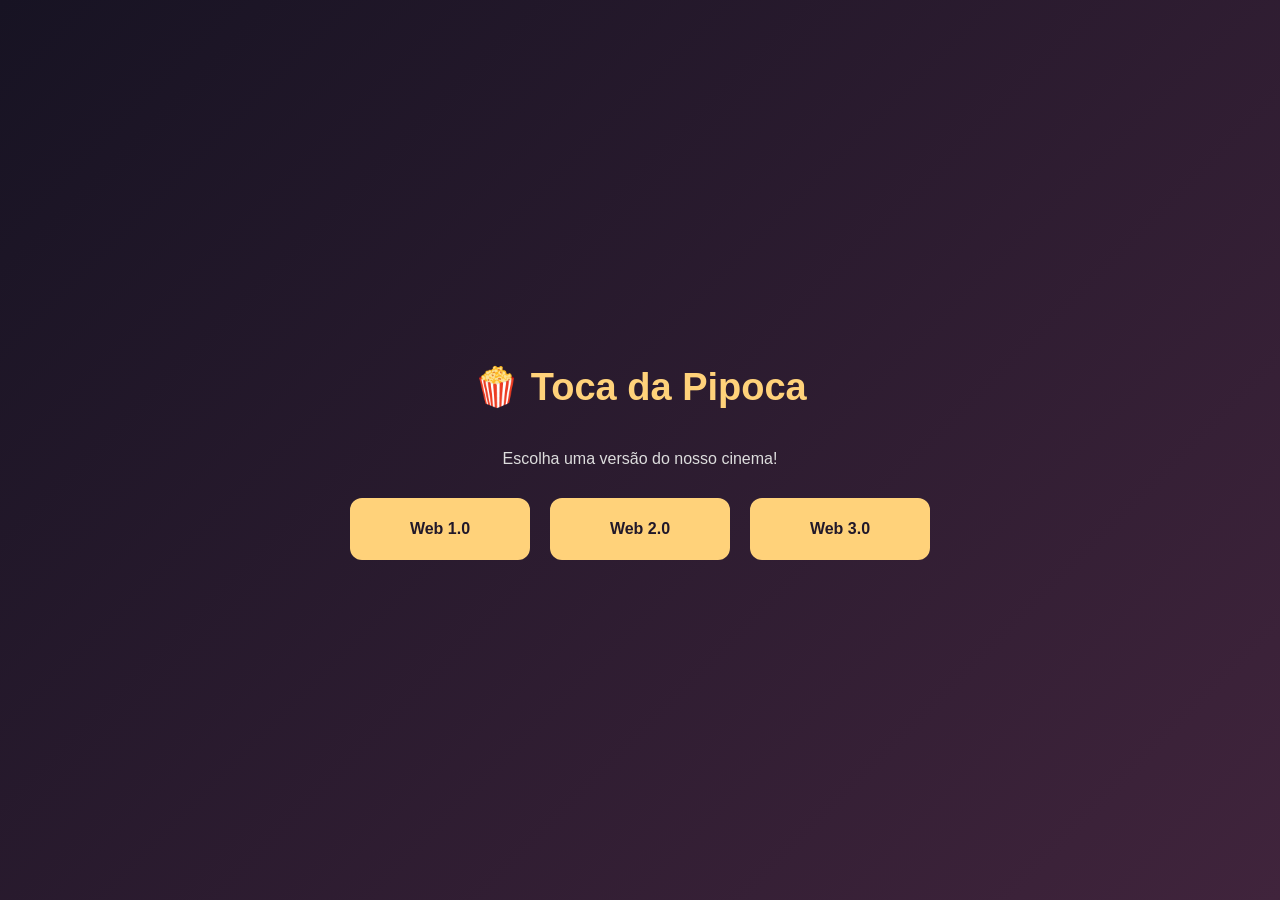
<file: index.html>
<!DOCTYPE html>
<html lang="pt-br">
<head>
    <meta charset="UTF-8">
    <meta name="viewport" content="width=device-width, initial-scale=1.0">
    <title>Toca da Pipoca</title>
    <style>
        * {
            box-sizing: border-box;
        }

        body {
            margin: 0;
            padding: 40px 20px;
            min-height: 100vh;
            display: flex;
            flex-direction: column;
            align-items: center;
            justify-content: center;
            font-family: Arial, sans-serif;
            color: #fff;
            text-align: center;
            background: linear-gradient(135deg, #171323, #40243c);
        }

        h1 {
            color: #ffd27a;
            font-size: 38px;
        }

        p {
            color: #ddd;
            margin-bottom: 30px;
        }

        .versoes {
            display: flex;
            flex-wrap: wrap;
            justify-content: center;
            gap: 20px;
        }

        a {
            display: block;
            padding: 22px 30px;
            min-width: 180px;
            color: #21182a;
            background: #ffd27a;
            border-radius: 12px;
            text-decoration: none;
            font-weight: bold;
            transition: 0.3s;
        }

        a:hover {
            transform: translateY(-5px);
            background: #fff0c9;
        }
    </style>
</head>
<body>

    <h1>🍿 Toca da Pipoca</h1>
    <p>Escolha uma versão do nosso cinema!</p>

    <div class="versoes">
        <a href="Web%201.0/index.html">Web 1.0</a>
        <a href="Web%202.0/index.html">Web 2.0</a>
        <a href="Web%203.0/index.html">Web 3.0</a>
    </div>

</body>
</html>
</file>
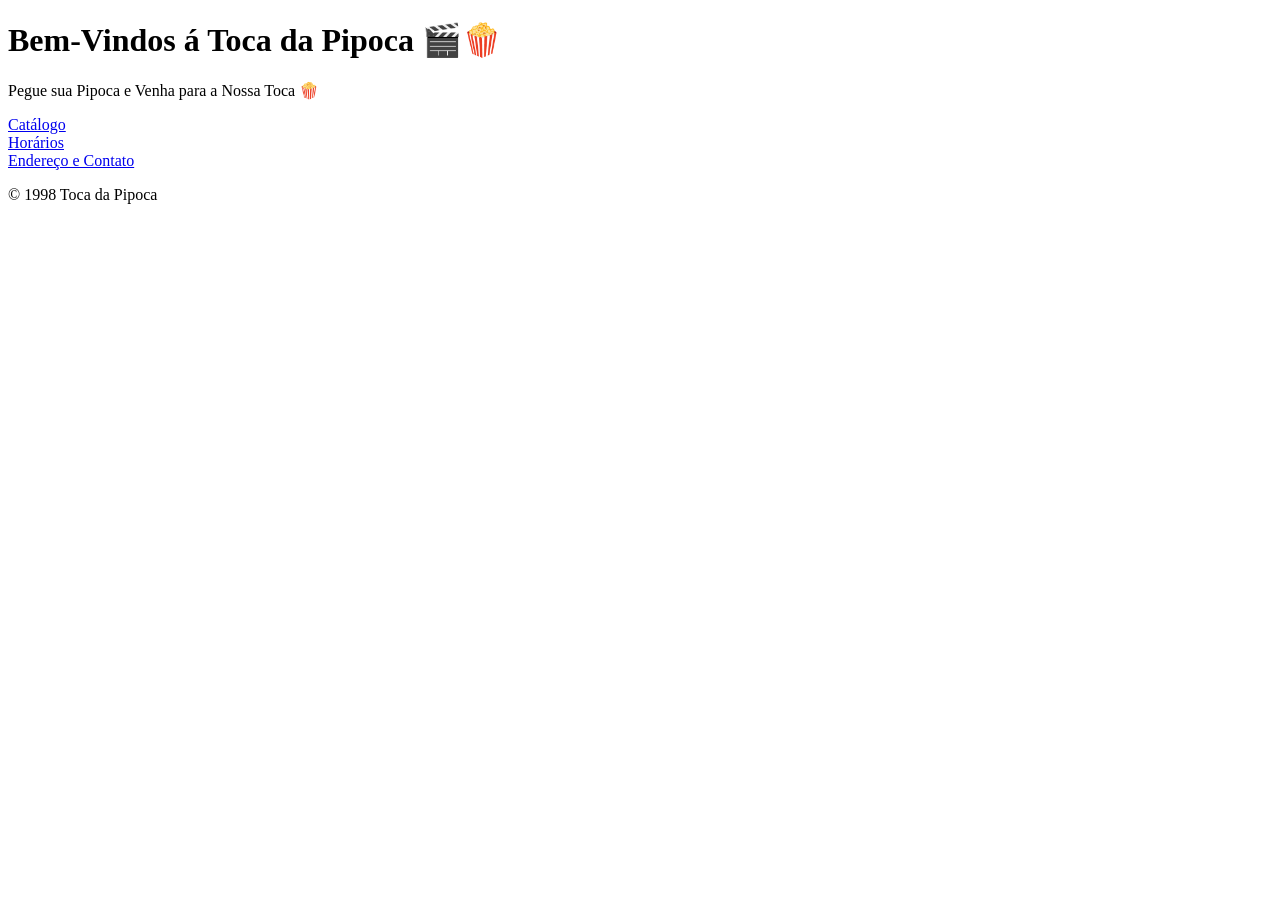
<file: Web 1.0/index.html>
<!DOCTYPE html>
<html lang="pt.br">
<head>
    <meta charset="UTF-8">
    <meta name="viewport" content="width=device-width, initial-scale=1.0">
    <title>Cinema Web 1.0</title>
</head>
<body>
    <h1>Bem-Vindos á Toca da Pipoca 🎬🍿</h1>
    <p>Pegue sua Pipoca e Venha para a Nossa Toca 🍿</p>
    <a href="catalogo.html">Catálogo</a><br>
    <a href="horarios.html">Horários</a><br>
    <a href="contato.html">Endereço e Contato</a><br>

    <footer>
        <p>&copy; 1998 Toca da Pipoca</p>
    </footer>
    
    
</body>
</html>
</file>
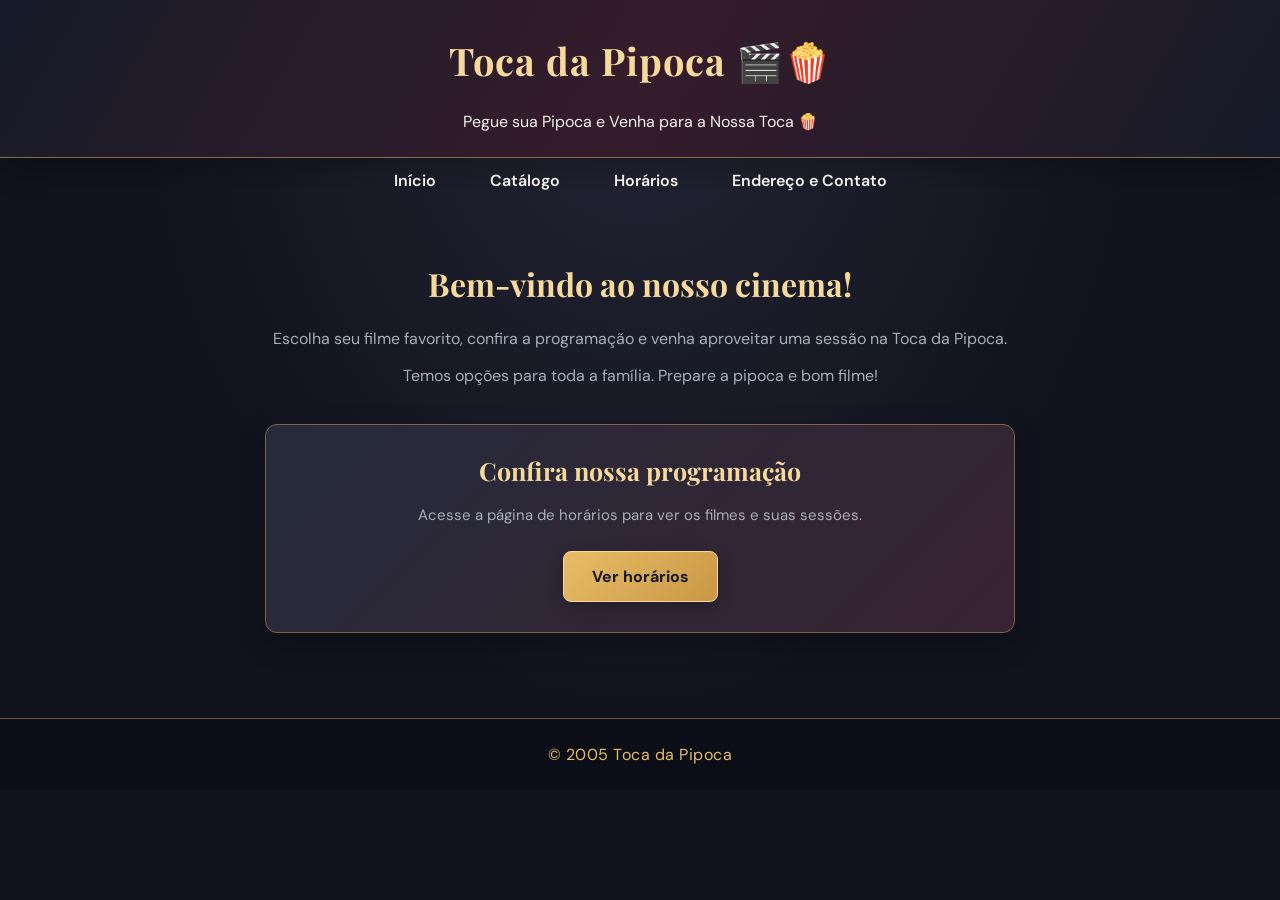
<file: Web 2.0/index.html>
<!DOCTYPE html>
<html lang="pt-br">
<head>
    <meta charset="UTF-8">
    <meta name="viewport" content="width=device-width, initial-scale=1.0">
    <title>Toca da Pipoca - Início</title>
    <link rel="stylesheet" href="style.css">
</head>
<body>
    <header>
        <h1>Toca da Pipoca 🎬🍿</h1>
        <p>Pegue sua Pipoca e Venha para a Nossa Toca 🍿</p>
    </header>

    <nav>
        <a href="index.html">Início</a>
        <a href="catalogo.html">Catálogo</a>
        <a href="horarios.html">Horários</a>
        <a href="contato.html">Endereço e Contato</a>
    </nav>

    <main>
        <h2>Bem-vindo ao nosso cinema!</h2>
        <p>Escolha seu filme favorito, confira a programação e venha aproveitar uma sessão na Toca da Pipoca.</p>
        <p>Temos opções para toda a família. Prepare a pipoca e bom filme!</p>

        <div class="destaque">
            <h3>Confira nossa programação</h3>
            <p>Acesse a página de horários para ver os filmes e suas sessões.</p>
            <a class="botao-horarios" href="horarios.html">Ver horários</a>
        </div>
    </main>

    <footer>
        <p>&copy; 2005 Toca da Pipoca</p>
    </footer>
</body>
</html>
</file>
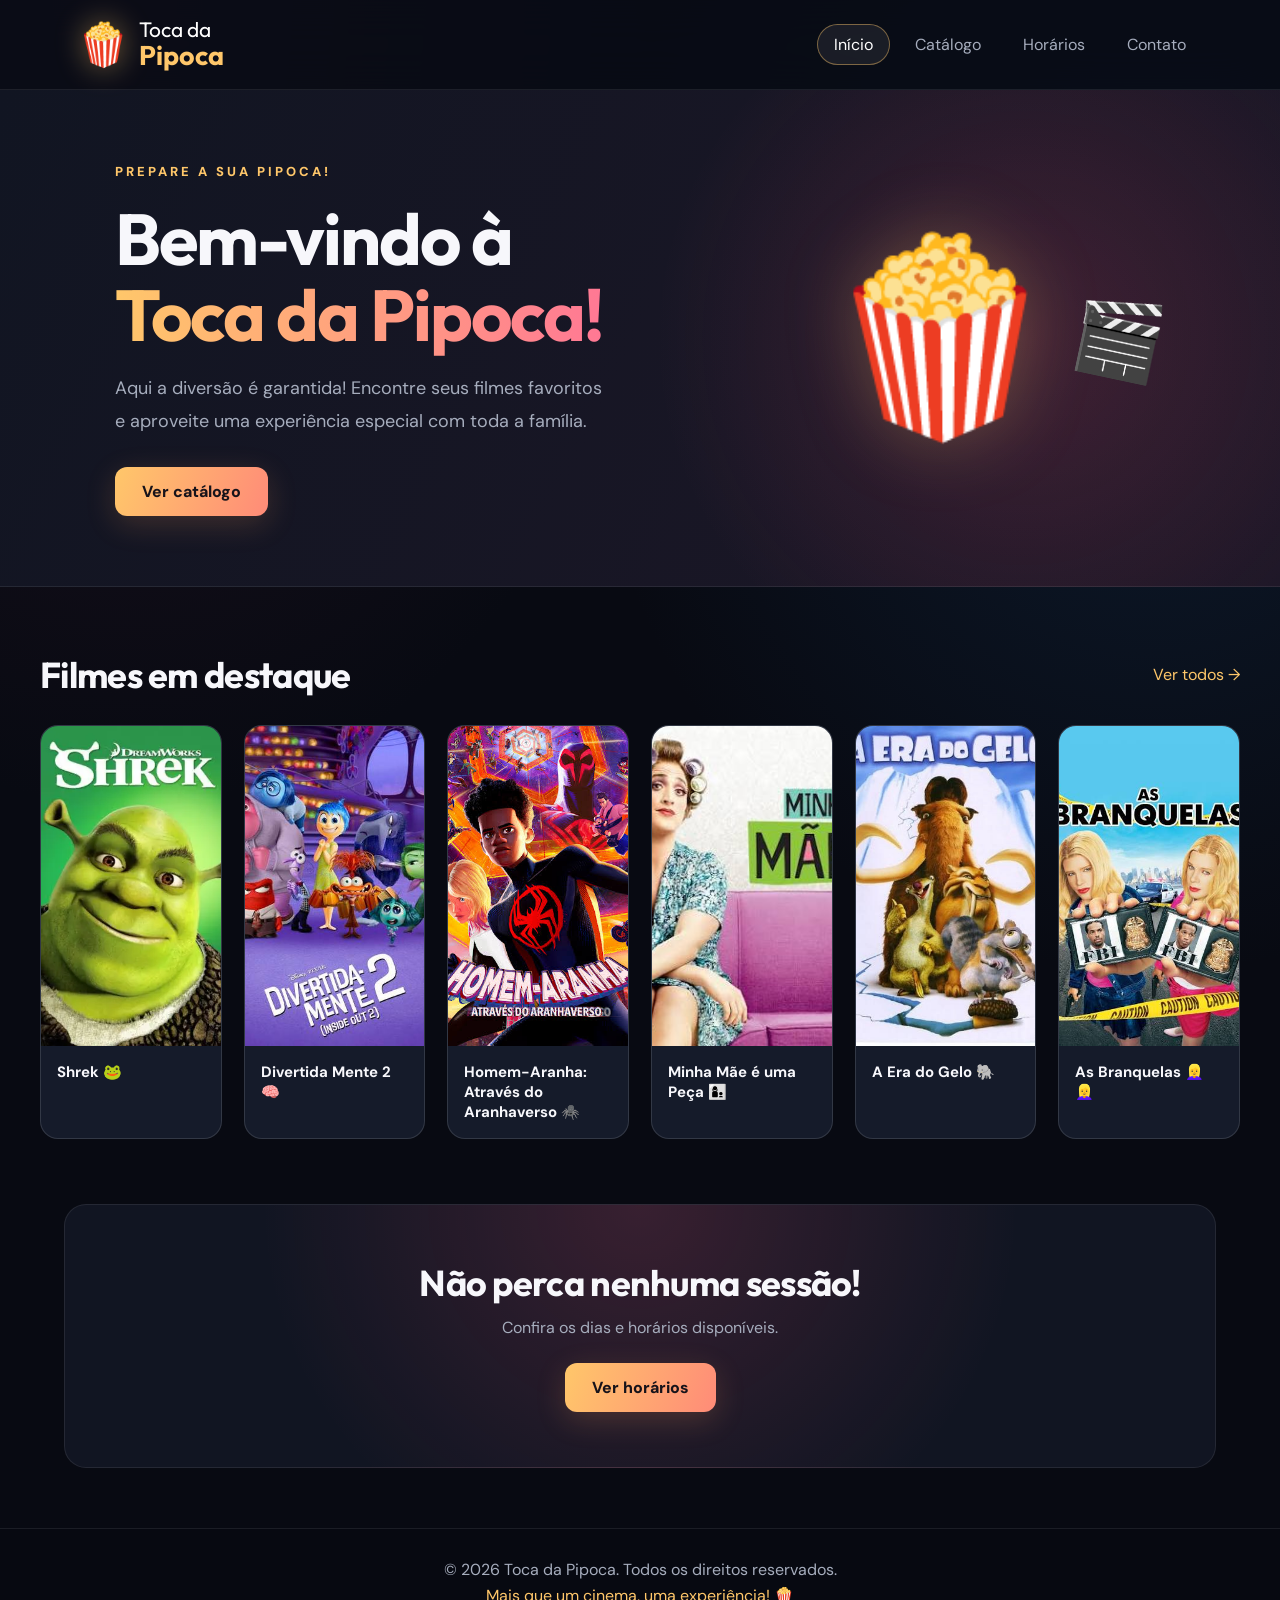
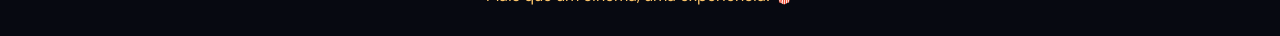
<file: Web 3.0/index.html>
<!DOCTYPE html>
<html lang="pt-br">
<head>
    <meta charset="UTF-8">
    <meta name="viewport" content="width=device-width, initial-scale=1.0">
    <title>Toca da Pipoca - Início</title>
    <link rel="stylesheet" href="style.css">
</head>

<body>

    <!-- cabeçalho e identidade do cinema -->
    <header class="cabecalho">
        <a href="index.html" class="logo">
            <span class="icone-logo">🍿</span>
            <span class="nome-logo">Toca da <strong>Pipoca</strong></span>
        </a>

        <nav class="menu">
            <a href="index.html" class="ativo">Início</a>
            <a href="catalogo.html">Catálogo</a>
            <a href="horarios.html">Horários</a>
            <a href="contato.html">Contato</a>
        </nav>
    </header>

    <main>

        <!-- apresentação principal -->
        <section class="banner">
            <div class="banner-conteudo">
                <span class="subtitulo">Prepare a sua pipoca!</span>

                <h1>Bem-vindo à<br>
                    <span>Toca da Pipoca!</span>
                </h1>

                <p>
                    Aqui a diversão é garantida!
                    Encontre seus filmes favoritos e aproveite
                    uma experiência especial com toda a família.
                </p>

                <a href="catalogo.html" class="botao-principal">
                    Ver catálogo
                </a>
            </div>

            <div class="banner-imagem">
                <span class="pipoca-grande">🍿</span>
                <span class="claquete">🎬</span>
            </div>
        </section>

        <!-- filmes em destaque -->
        <section class="destaques">
            <div class="titulo-secao">
                <h2>Filmes em destaque</h2>
                <a href="catalogo.html">Ver todos →</a>
            </div>

            <div class="filmes-destaque">

                <article class="filme-card">
                    <img src="imagens/shrek.jpg" alt="Cartaz de Shrek">
                    <h3>Shrek 🐸</h3>
                </article>

                <article class="filme-card">
                    <img src="imagens/divertida-mente-2.jpg" alt="Cartaz de Divertida Mente 2">
                    <h3>Divertida Mente 2 🧠</h3>
                </article>

                <article class="filme-card">
                    <img src="imagens/aranhaverso.jpg" alt="Cartaz de Homem-Aranha: Através do Aranhaverso">
                    <h3>Homem-Aranha: Através do Aranhaverso 🕷️</h3>
                </article>

                <article class="filme-card">
                    <img src="imagens/minha-mae-e-uma-peca.jpg" alt="Cartaz de Minha Mãe é uma Peça">
                    <h3>Minha Mãe é uma Peça 👩‍👦</h3>
                </article>

                <article class="filme-card">
                    <img src="imagens/eradogelo.jpg" alt="Cartaz de A Era do Gelo">
                    <h3>A Era do Gelo 🐘</h3>
                </article>

                <article class="filme-card">
                    <img src="imagens/as-branquelas.jpg" alt="Cartaz de As Branquelas">
                    <h3>As Branquelas 👱‍♀️👱‍♀️</h3>
                </article>

            </div>
        </section>

        <!-- acesso rápido à programação -->
        <section class="chamada-horarios">
            <h2>Não perca nenhuma sessão!</h2>
            <p>Confira os dias e horários disponíveis.</p>
            <a href="horarios.html" class="botao-principal">Ver horários</a>
        </section>

    </main>

    <footer>
        <p>&copy; 2026 Toca da Pipoca. Todos os direitos reservados.</p>
        <p>Mais que um cinema, uma experiência! 🍿</p>
    </footer>

    <script src="script.js"></script>
</body>
</html>
</file>
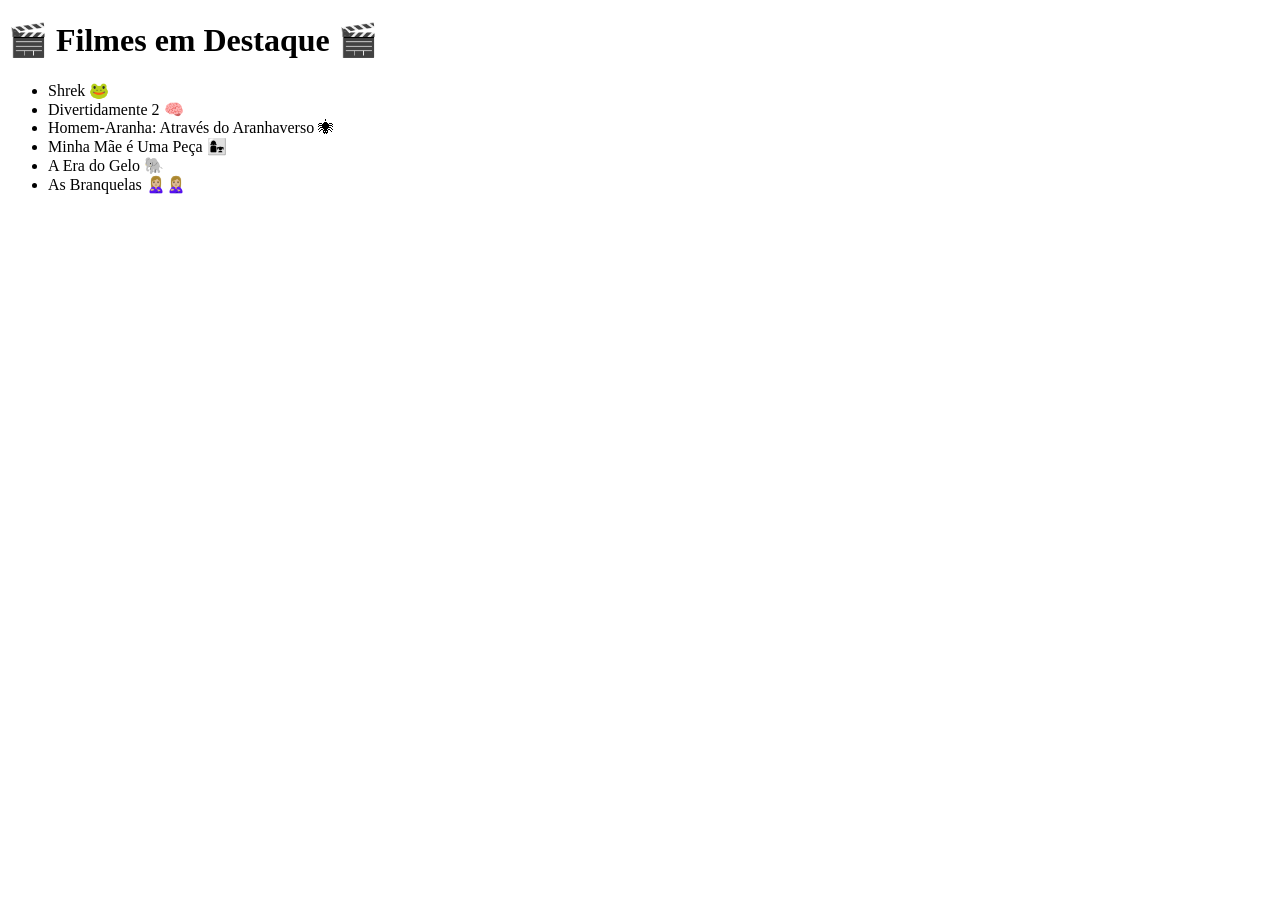
<file: Web 1.0/catalogo.html>
<!DOCTYPE html>
<html lang="pt.br">
<head>
    <meta charset="UTF-8">
    <meta name="viewport" content="width=device-width, initial-scale=1.0">
    <title>Catálogo Toca da Pipoca</title>
</head>
<body>
    <h1>🎬 Filmes em Destaque 🎬</h1>
    <ul>
        <li>Shrek 🐸</li>
        <li>Divertidamente 2 🧠</li>
        <li>Homem-Aranha: Através do Aranhaverso 🕷</li>
        <li>Minha Mãe é Uma Peça 👩‍👧</li>
        <li>A Era do Gelo 🐘</li>
        <li>As Branquelas 🙎🏼‍♀️🙎🏼‍♀️</li>
    </ul>
</body>
</html>
</file>
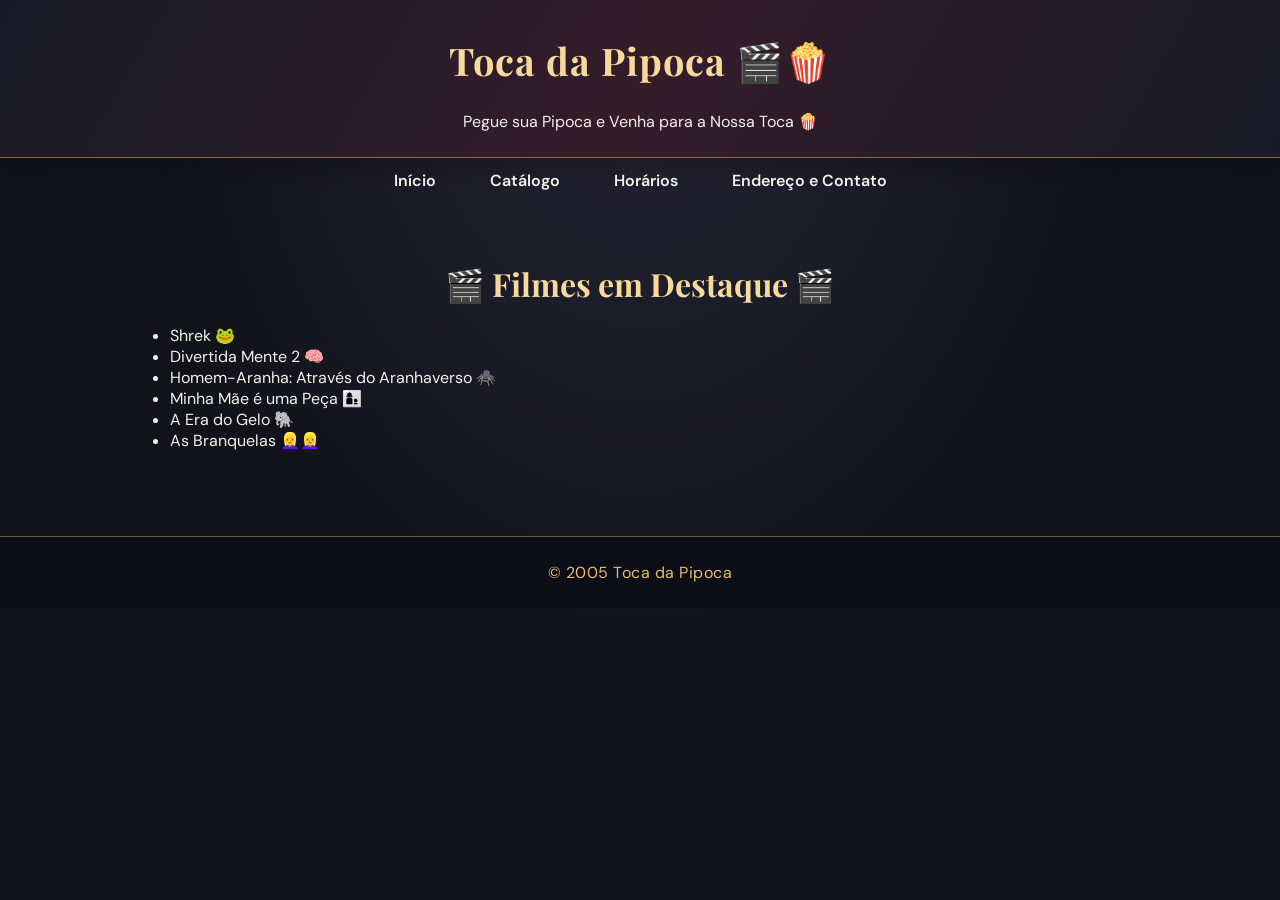
<file: Web 2.0/catalogo.html>
<!DOCTYPE html>
<html lang="pt-br">
<head>
    <meta charset="UTF-8">
    <meta name="viewport" content="width=device-width, initial-scale=1.0">
    <title>Toca da Pipoca - Catálogo</title>
    <link rel="stylesheet" href="style.css">
</head>
<body>
    <header>
        <h1>Toca da Pipoca 🎬🍿</h1>
        <p>Pegue sua Pipoca e Venha para a Nossa Toca 🍿</p>
    </header>

    <nav>
        <a href="index.html">Início</a>
        <a href="catalogo.html">Catálogo</a>
        <a href="horarios.html">Horários</a>
        <a href="contato.html">Endereço e Contato</a>
    </nav>

    <main>
        <h2>🎬 Filmes em Destaque 🎬</h2>

        <ul class="filmes">
            <li>Shrek 🐸</li>
            <li>Divertida Mente 2 🧠</li>
            <li>Homem-Aranha: Através do Aranhaverso 🕷️</li>
            <li>Minha Mãe é uma Peça 👩‍👦</li>
            <li>A Era do Gelo 🐘</li>
            <li>As Branquelas 👱‍♀️👱‍♀️</li>
        </ul>
    </main>

    <footer>
        <p>&copy; 2005 Toca da Pipoca</p>
    </footer>
</body>
</html>
</file>
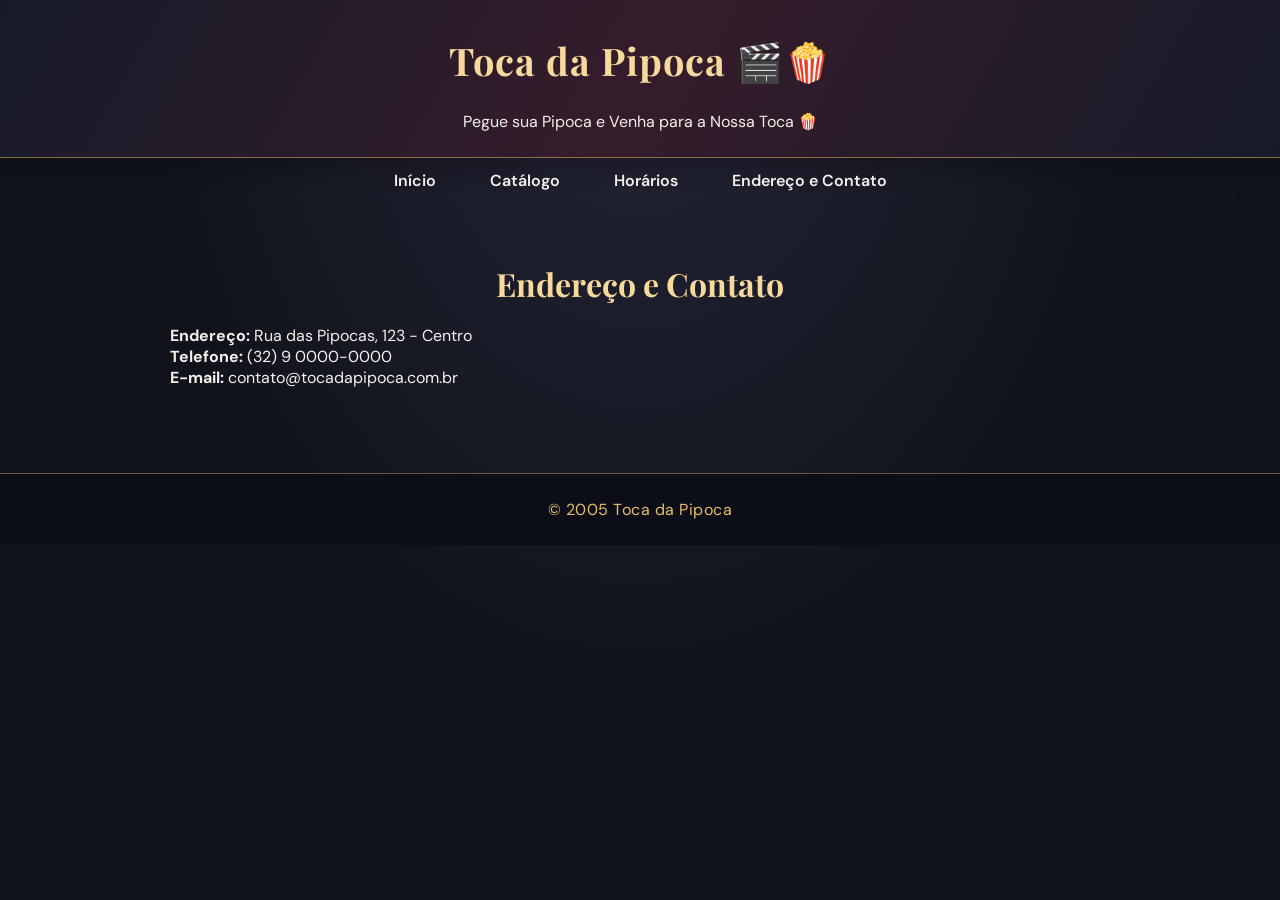
<file: Web 2.0/contato.html>
<!DOCTYPE html>
<html lang="pt-br">
<head>
    <meta charset="UTF-8">
    <meta name="viewport" content="width=device-width, initial-scale=1.0">
    <title>Toca da Pipoca - Endereço e Contato</title>
    <link rel="stylesheet" href="style.css">
</head>
<body>
    <header>
        <h1>Toca da Pipoca 🎬🍿</h1>
        <p>Pegue sua Pipoca e Venha para a Nossa Toca 🍿</p>
    </header>

    <nav>
        <a href="index.html">Início</a>
        <a href="catalogo.html">Catálogo</a>
        <a href="horarios.html">Horários</a>
        <a href="contato.html">Endereço e Contato</a>
    </nav>

    <main>
        <h2>Endereço e Contato</h2>

        <div class="contato">
            <p><strong>Endereço:</strong> Rua das Pipocas, 123 - Centro</p>
            <p><strong>Telefone:</strong> (32) 9 0000-0000</p>
            <p><strong>E-mail:</strong> contato@tocadapipoca.com.br</p>
        </div>
    </main>

    <footer>
        <p>&copy; 2005 Toca da Pipoca</p>
    </footer>
</body>
</html>
</file>
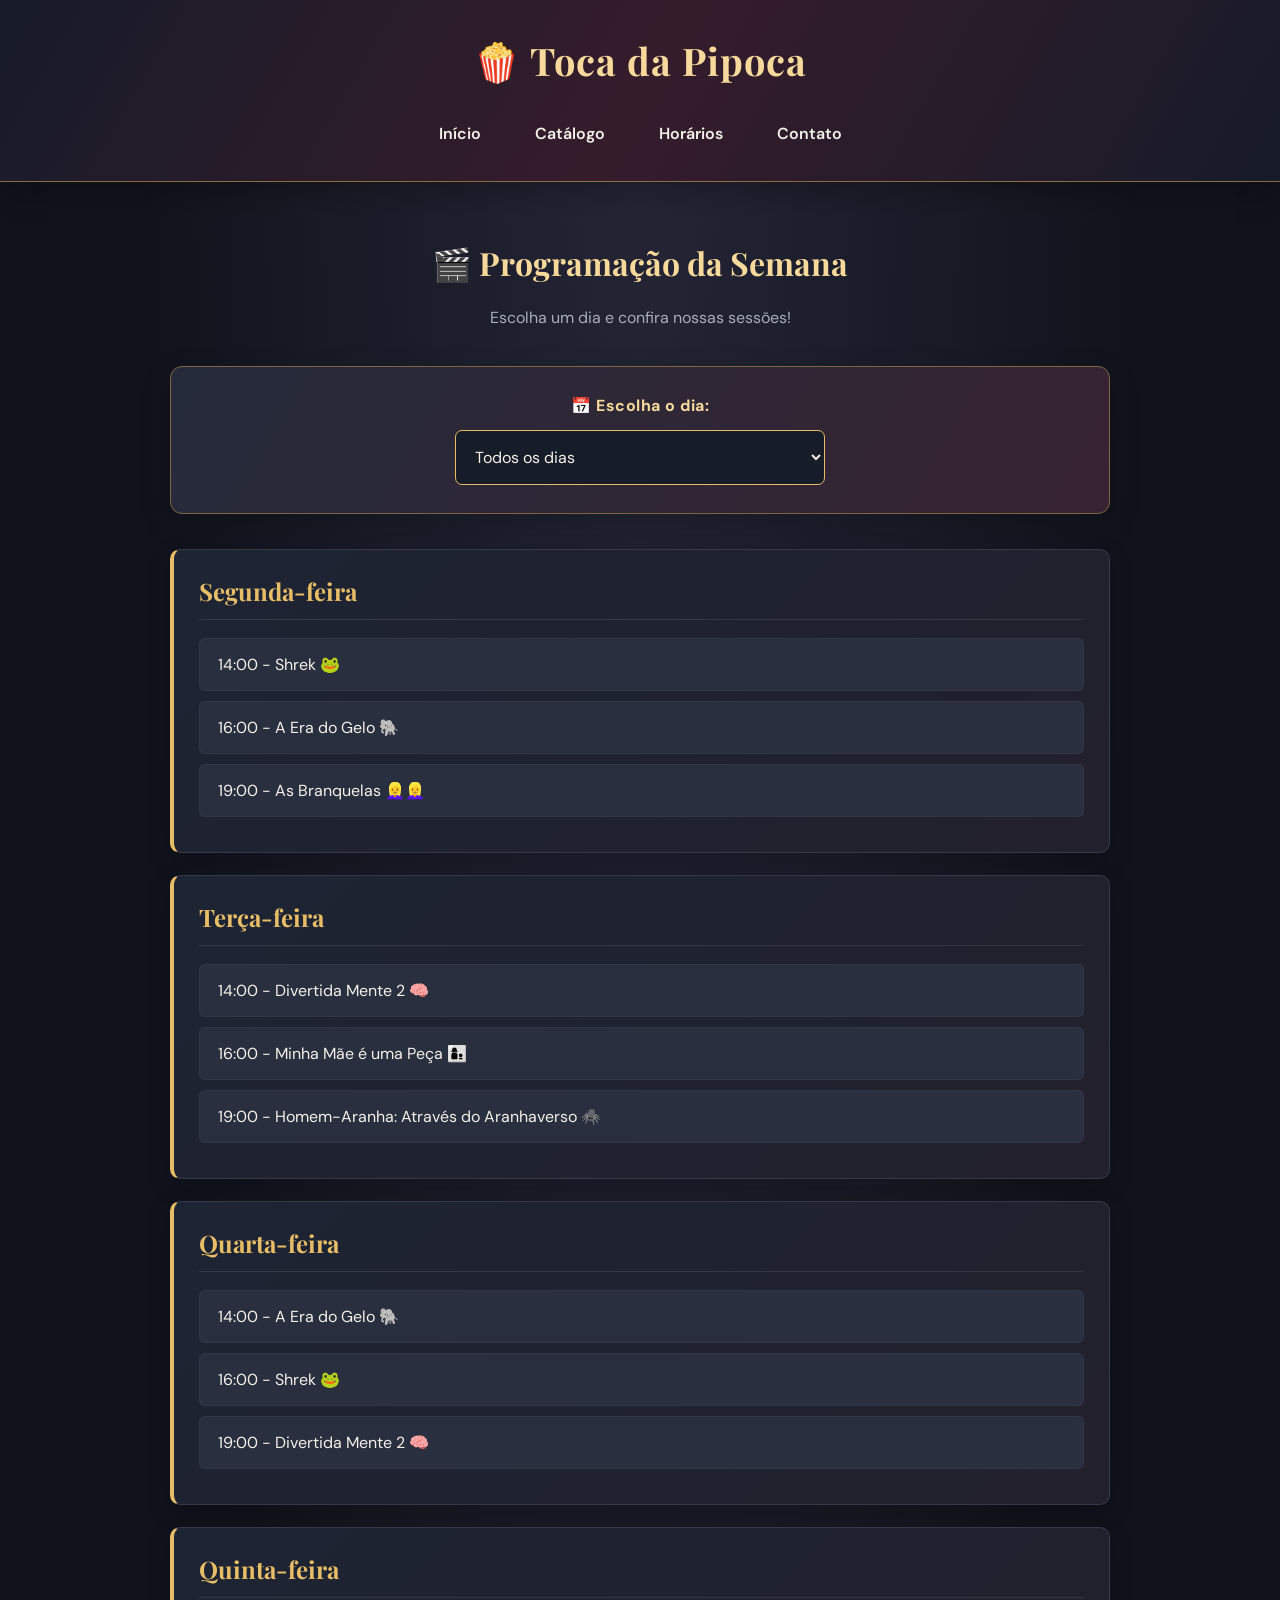
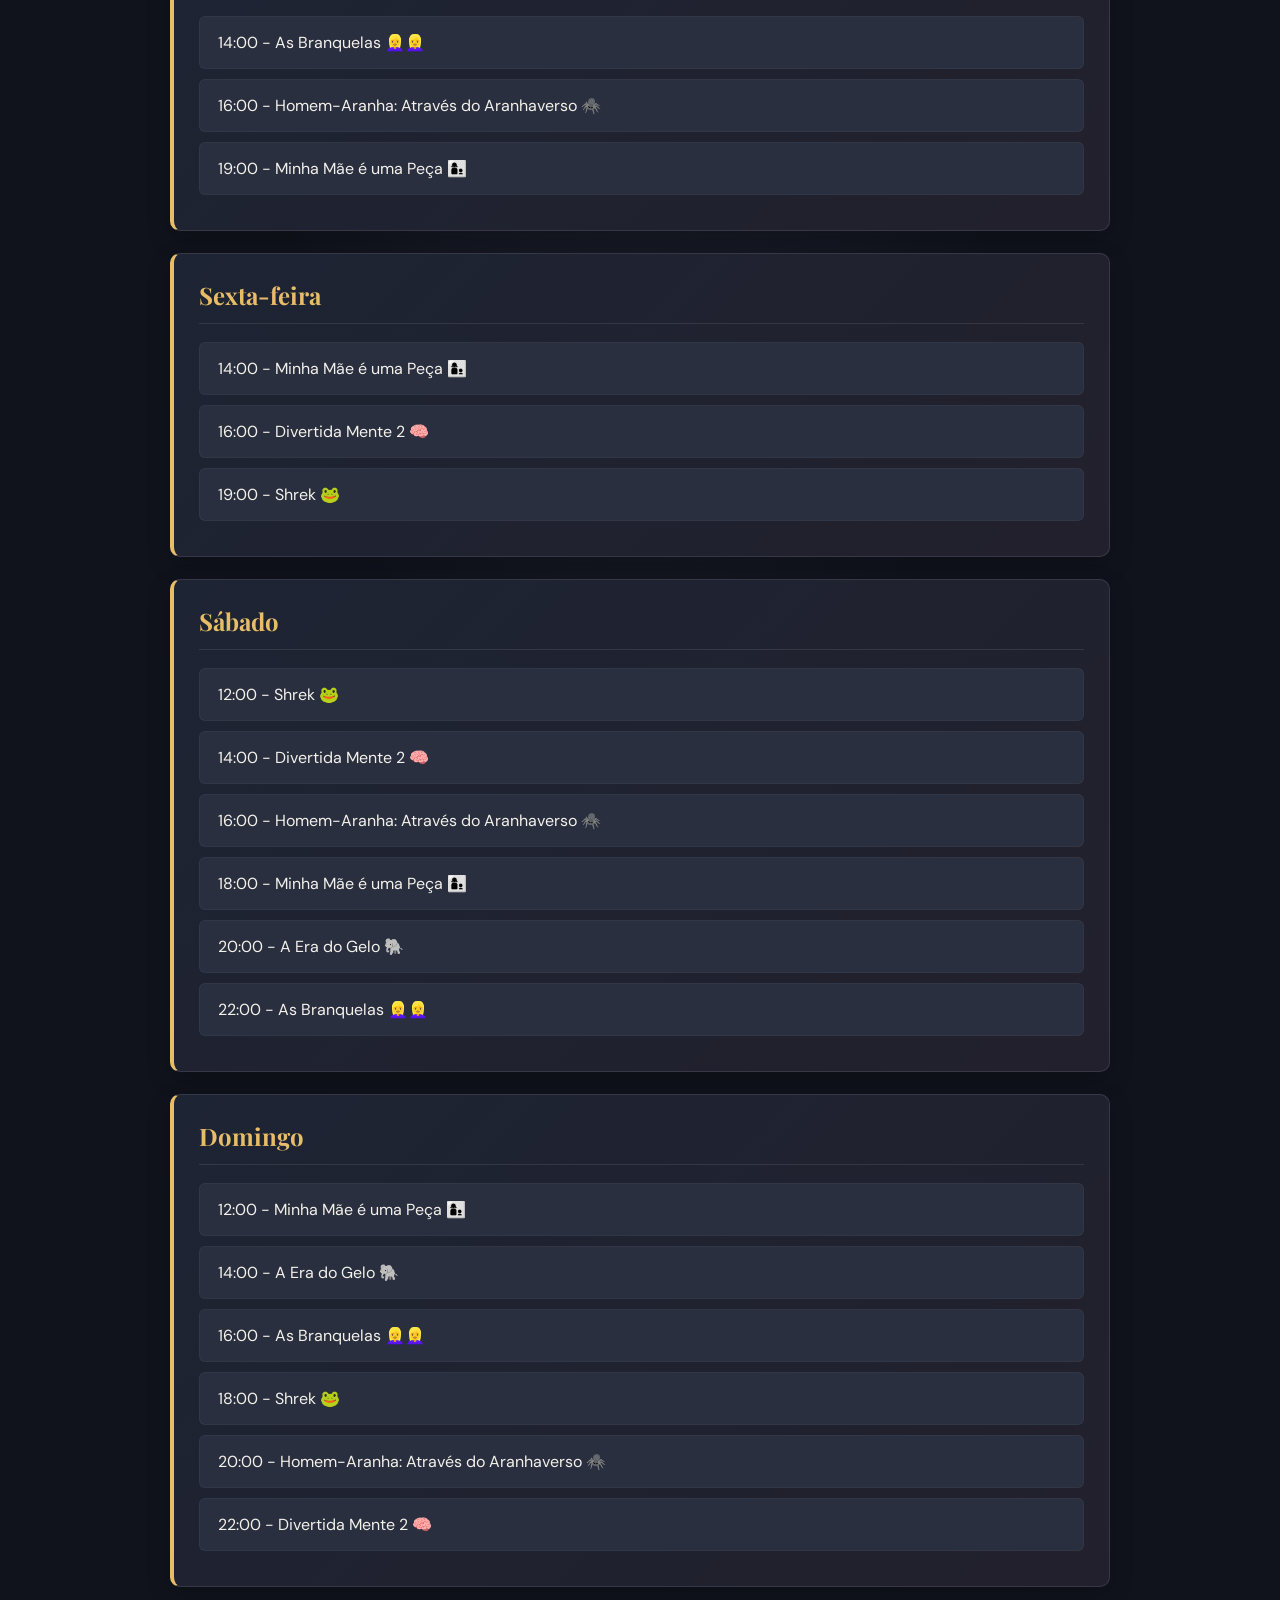
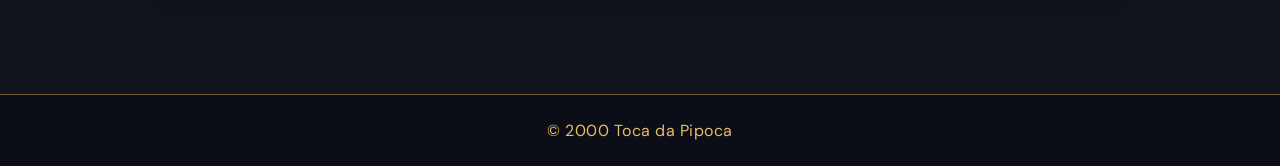
<file: Web 2.0/horarios.html>
<!DOCTYPE html>
<html lang="pt-br">
<head>
    <meta charset="UTF-8">
    <meta name="viewport" content="width=device-width, initial-scale=1.0">
    <title>Horários - Toca da Pipoca</title>
    <link rel="stylesheet" href="style.css">
</head>
<body>

    <header>
        <h1>🍿 Toca da Pipoca</h1>
        <nav>
            <a href="index.html">Início</a>
            <a href="catalogo.html">Catálogo</a>
            <a href="horarios.html">Horários</a>
            <a href="contato.html">Contato</a>
        </nav>
    </header>

    <main class="horarios-container">
        <h2>🎬 Programação da Semana</h2>
        <p>Escolha um dia e confira nossas sessões!</p>

        <div class="filtro">
            <label for="dia">📅 Escolha o dia:</label>

            <select id="dia" onchange="filtrarDia()">
                <option value="todos">Todos os dias</option>
                <option value="segunda">Segunda-feira</option>
                <option value="terca">Terça-feira</option>
                <option value="quarta">Quarta-feira</option>
                <option value="quinta">Quinta-feira</option>
                <option value="sexta">Sexta-feira</option>
                <option value="sabado">Sábado</option>
                <option value="domingo">Domingo</option>
            </select>
        </div>

        <div id="programacao">

            <section class="dia" data-dia="segunda">
                <h3>Segunda-feira</h3>
                <p>14:00 - Shrek 🐸</p>
                <p>16:00 - A Era do Gelo 🐘</p>
                <p>19:00 - As Branquelas 👱‍♀️👱‍♀️</p>
            </section>

            <section class="dia" data-dia="terca">
                <h3>Terça-feira</h3>
                <p>14:00 - Divertida Mente 2 🧠</p>
                <p>16:00 - Minha Mãe é uma Peça 👩‍👦</p>
                <p>19:00 - Homem-Aranha: Através do Aranhaverso 🕷️</p>
            </section>

            <section class="dia" data-dia="quarta">
                <h3>Quarta-feira</h3>
                <p>14:00 - A Era do Gelo 🐘</p>
                <p>16:00 - Shrek 🐸</p>
                <p>19:00 - Divertida Mente 2 🧠</p>
            </section>

            <section class="dia" data-dia="quinta">
                <h3>Quinta-feira</h3>
                <p>14:00 - As Branquelas 👱‍♀️👱‍♀️</p>
                <p>16:00 - Homem-Aranha: Através do Aranhaverso 🕷️</p>
                <p>19:00 - Minha Mãe é uma Peça 👩‍👦</p>
            </section>

            <section class="dia" data-dia="sexta">
                <h3>Sexta-feira</h3>
                <p>14:00 - Minha Mãe é uma Peça 👩‍👦</p>
                <p>16:00 - Divertida Mente 2 🧠</p>
                <p>19:00 - Shrek 🐸</p>
            </section>

            <section class="dia" data-dia="sabado">
                <h3>Sábado</h3>
                <p>12:00 - Shrek 🐸</p>
                <p>14:00 - Divertida Mente 2 🧠</p>
                <p>16:00 - Homem-Aranha: Através do Aranhaverso 🕷️</p>
                <p>18:00 - Minha Mãe é uma Peça 👩‍👦</p>
                <p>20:00 - A Era do Gelo 🐘</p>
                <p>22:00 - As Branquelas 👱‍♀️👱‍♀️</p>
            </section>

            <section class="dia" data-dia="domingo">
                <h3>Domingo</h3>
                <p>12:00 - Minha Mãe é uma Peça 👩‍👦</p>
                <p>14:00 - A Era do Gelo 🐘</p>
                <p>16:00 - As Branquelas 👱‍♀️👱‍♀️</p>
                <p>18:00 - Shrek 🐸</p>
                <p>20:00 - Homem-Aranha: Através do Aranhaverso 🕷️</p>
                <p>22:00 - Divertida Mente 2 🧠</p>
            </section>

        </div>
    </main>

    <footer>
        <p>&copy; 2000 Toca da Pipoca</p>
    </footer>

    <script>
        function filtrarDia() {
            const diaEscolhido = document.getElementById("dia").value;
            const dias = document.querySelectorAll(".dia");

            dias.forEach(function(dia) {
                if (diaEscolhido === "todos" || dia.dataset.dia === diaEscolhido) {
                    dia.style.display = "block";
                } else {
                    dia.style.display = "none";
                }
            });
        }
    </script>

</body>
</html>
</file>
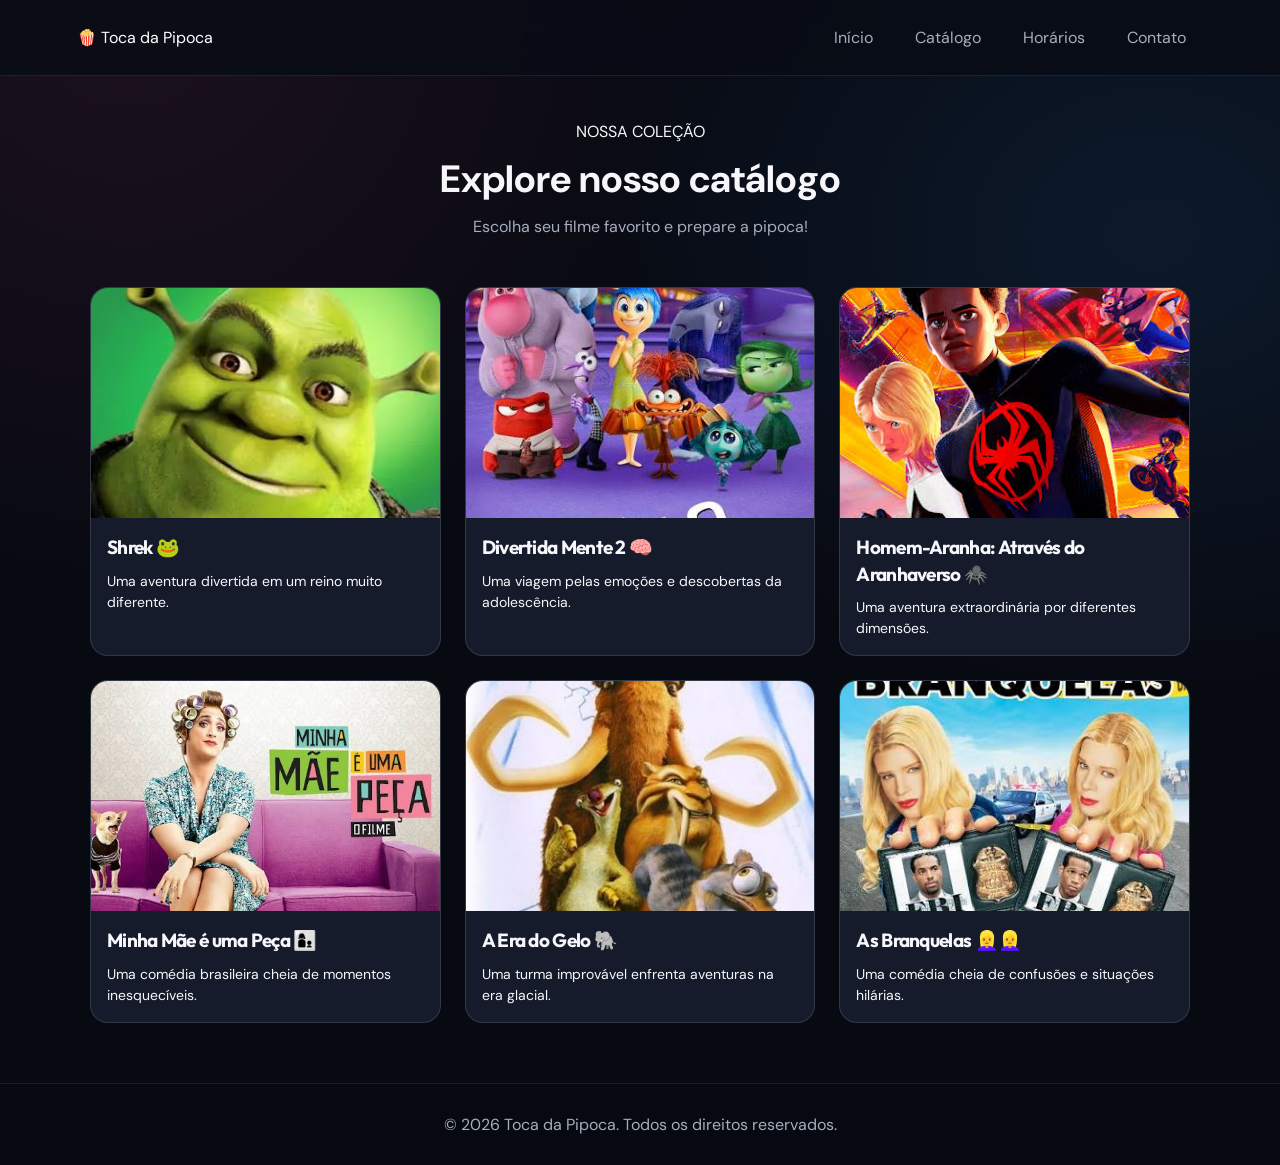
<file: Web 3.0/catalogo.html>
<!DOCTYPE html>
<html lang="pt-br">
<head>
    <meta charset="UTF-8">
    <meta name="viewport" content="width=device-width, initial-scale=1.0">
    <title>Catálogo | Toca da Pipoca</title>
    <link rel="stylesheet" href="style.css">
</head>

<body>

    <header class="cabecalho">
        <a href="index.html" class="logo">
            🍿 Toca da Pipoca
        </a>

        <nav class="menu">
            <a href="index.html">Início</a>
            <a href="catalogo.html">Catálogo</a>
            <a href="horarios.html">Horários</a>
            <a href="contato.html">Contato</a>
        </nav>
    </header>

    <main>
        <section class="programacao-topo">
            <span class="etiqueta">NOSSA COLEÇÃO</span>
            <h1>Explore nosso catálogo</h1>
            <p>Escolha seu filme favorito e prepare a pipoca!</p>
        </section>

        <section class="lista-filmes">

            <article class="filme-card">
                <img src="imagens/shrek.jpg" alt="Cartaz de Shrek">
                <div class="filme-info">
                    <h2>Shrek 🐸</h2>
                    <p>Uma aventura divertida em um reino muito diferente.</p>
                </div>
            </article>

            <article class="filme-card">
                <img src="imagens/divertida-mente-2.jpg" alt="Cartaz de Divertida Mente 2">
                <div class="filme-info">
                    <h2>Divertida Mente 2 🧠</h2>
                    <p>Uma viagem pelas emoções e descobertas da adolescência.</p>
                </div>
            </article>

            <article class="filme-card">
                <img src="imagens/aranhaverso.jpg" alt="Cartaz de Homem-Aranha: Através do Aranhaverso">
                <div class="filme-info">
                    <h2>Homem-Aranha: Através do Aranhaverso 🕷️</h2>
                    <p>Uma aventura extraordinária por diferentes dimensões.</p>
                </div>
            </article>

            <article class="filme-card">
                <img src="imagens/minha-mae-e-uma-peca.jpg" alt="Cartaz de Minha Mãe é uma Peça">
                <div class="filme-info">
                    <h2>Minha Mãe é uma Peça 👩‍👦</h2>
                    <p>Uma comédia brasileira cheia de momentos inesquecíveis.</p>
                </div>
            </article>

            <article class="filme-card">
                <img src="imagens/eradogelo.jpg" alt="Cartaz de A Era do Gelo">
                <div class="filme-info">
                    <h2>A Era do Gelo 🐘</h2>
                    <p>Uma turma improvável enfrenta aventuras na era glacial.</p>
                </div>
            </article>

            <article class="filme-card">
                <img src="imagens/as-branquelas.jpg" alt="Cartaz de As Branquelas">
                <div class="filme-info">
                    <h2>As Branquelas 👱‍♀️👱‍♀️</h2>
                    <p>Uma comédia cheia de confusões e situações hilárias.</p>
                </div>
            </article>

        </section>
    </main>

    <footer class="rodape">
        <p>© 2026 Toca da Pipoca. Todos os direitos reservados.</p>
    </footer>

    <script src="script.js"></script>
</body>
</html>
</file>
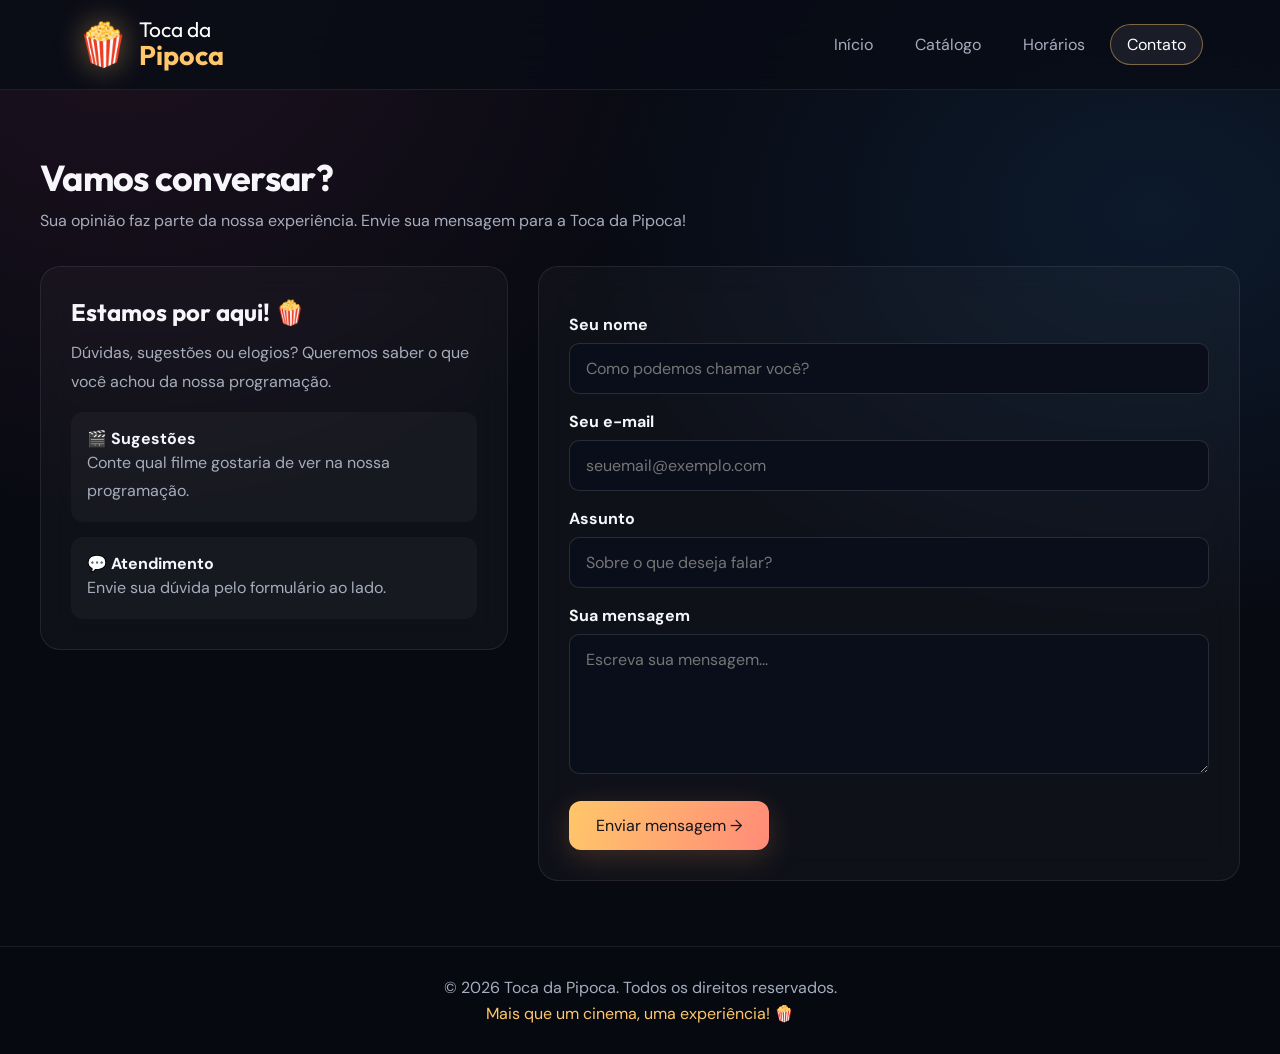
<file: Web 3.0/contato.html>
<!DOCTYPE html>
<html lang="pt-br">
<head>
    <meta charset="UTF-8">
    <meta name="viewport" content="width=device-width, initial-scale=1.0">
    <title>Contato - Toca da Pipoca</title>
    <link rel="stylesheet" href="style.css">
</head>

<body>

    <header class="cabecalho">
        <a href="index.html" class="logo">
            <span class="icone-logo">🍿</span>
            <span class="nome-logo">Toca da <strong>Pipoca</strong></span>
        </a>

        <nav class="menu">
            <a href="index.html">Início</a>
            <a href="catalogo.html">Catálogo</a>
            <a href="horarios.html">Horários</a>
            <a href="contato.html" class="ativo">Contato</a>
        </nav>
    </header>

    <main class="conteudo-pagina">

        <h2>Vamos conversar?</h2>
        <p class="introducao">
            Sua opinião faz parte da nossa experiência.
            Envie sua mensagem para a Toca da Pipoca!
        </p>

        <div class="contato-layout">

            <section class="contato-info">
                <h3>Estamos por aqui! 🍿</h3>
                <p>
                    Dúvidas, sugestões ou elogios?
                    Queremos saber o que você achou da nossa programação.
                </p>

                <div class="contato-detalhe">
                    <strong>🎬 Sugestões</strong>
                    <p>Conte qual filme gostaria de ver na nossa programação.</p>
                </div>

                <div class="contato-detalhe">
                    <strong>💬 Atendimento</strong>
                    <p>Envie sua dúvida pelo formulário ao lado.</p>
                </div>
            </section>

            <!-- formulário de contato -->
            <form class="formulario" id="formulario-contato">

                <label for="nome">Seu nome</label>
                <input type="text" id="nome" name="nome" placeholder="Como podemos chamar você?" required>

                <label for="email">Seu e-mail</label>
                <input type="email" id="email" name="email" placeholder="seuemail@exemplo.com" required>

                <label for="assunto">Assunto</label>
                <input type="text" id="assunto" name="assunto" placeholder="Sobre o que deseja falar?" required>

                <label for="mensagem">Sua mensagem</label>
                <textarea id="mensagem" name="mensagem" placeholder="Escreva sua mensagem..." required></textarea>

                <button type="submit" class="botao-principal" id="botao-enviar">
                    Enviar mensagem →
                </button>

                <div class="retorno-formulario" id="retorno" role="status" aria-live="polite"></div>

            </form>

        </div>

    </main>

    <footer>
        <p>&copy; 2026 Toca da Pipoca. Todos os direitos reservados.</p>
        <p>Mais que um cinema, uma experiência! 🍿</p>
    </footer>

    <script src="script.js"></script>
</body>
</html>
</file>
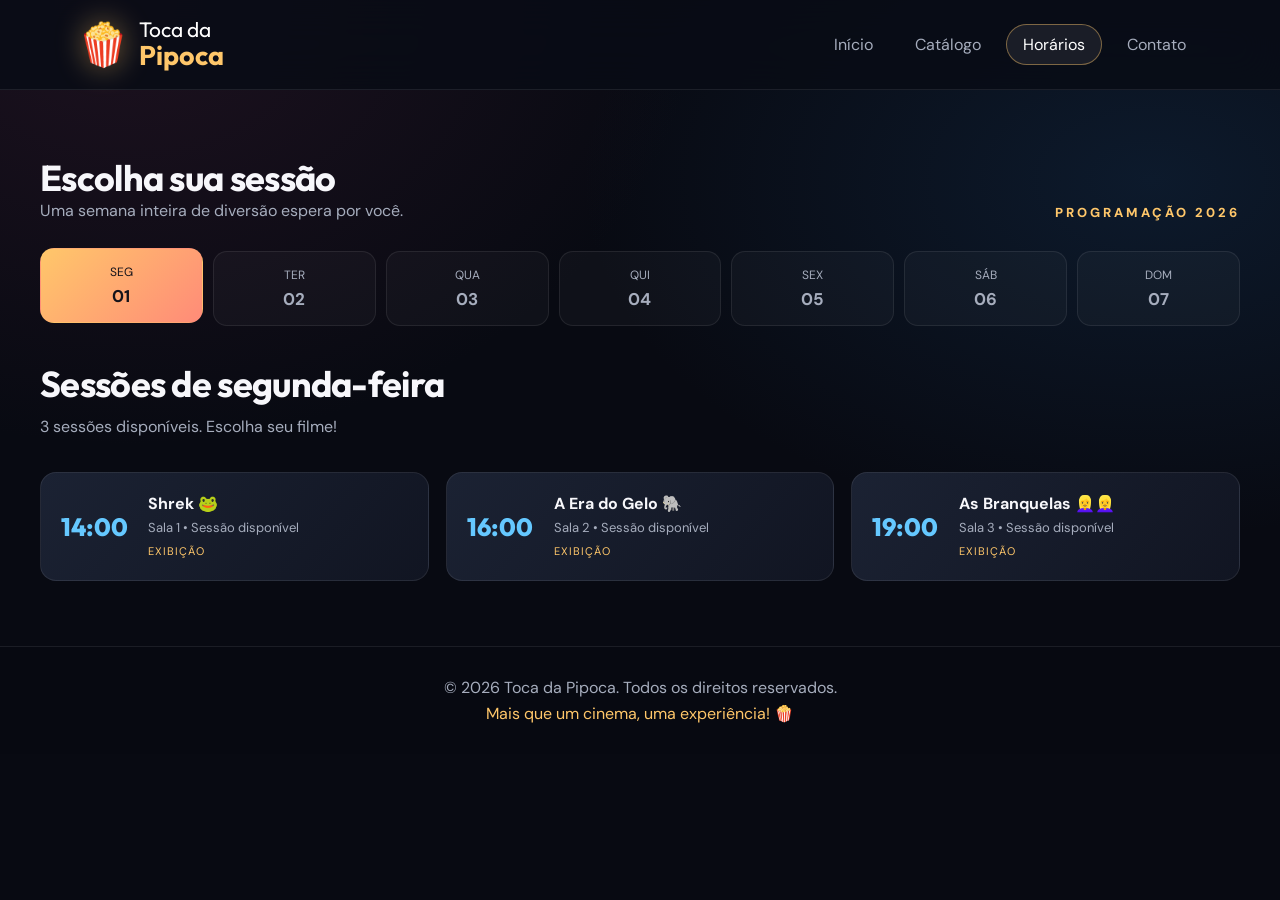
<file: Web 3.0/horarios.html>
<!DOCTYPE html>
<html lang="pt-br">
<head>
    <meta charset="UTF-8">
    <meta name="viewport" content="width=device-width, initial-scale=1.0">
    <title>Programação - Toca da Pipoca</title>
    <link rel="stylesheet" href="style.css">
</head>

<body>

    <header class="cabecalho">
        <a href="index.html" class="logo">
            <span class="icone-logo">🍿</span>
            <span class="nome-logo">Toca da <strong>Pipoca</strong></span>
        </a>

        <nav class="menu">
            <a href="index.html">Início</a>
            <a href="catalogo.html">Catálogo</a>
            <a href="horarios.html" class="ativo">Horários</a>
            <a href="contato.html">Contato</a>
        </nav>
    </header>

    <main class="conteudo-pagina">

        <div class="programacao-topo">
            <div>
                <h2>Escolha sua sessão</h2>
                <p>Uma semana inteira de diversão espera por você.</p>
            </div>
            <span class="subtitulo">Programação 2026</span>
        </div>

        <!-- dias disponíveis para escolher -->
        <div class="seletor-dias" id="seletor-dias">
            <button class="dia-botao selecionado" data-dia="segunda"><span>SEG</span><strong>01</strong></button>
            <button class="dia-botao" data-dia="terca"><span>TER</span><strong>02</strong></button>
            <button class="dia-botao" data-dia="quarta"><span>QUA</span><strong>03</strong></button>
            <button class="dia-botao" data-dia="quinta"><span>QUI</span><strong>04</strong></button>
            <button class="dia-botao" data-dia="sexta"><span>SEX</span><strong>05</strong></button>
            <button class="dia-botao" data-dia="sabado"><span>SÁB</span><strong>06</strong></button>
            <button class="dia-botao" data-dia="domingo"><span>DOM</span><strong>07</strong></button>
        </div>

        <section>
            <h2 id="titulo-dia">Sessões de segunda-feira</h2>
            <p class="introducao" id="descricao-dia">Confira os filmes e escolha seu horário.</p>

            <div class="sessoes" id="lista-sessoes"></div>
        </section>

    </main>

    <footer>
        <p>&copy; 2026 Toca da Pipoca. Todos os direitos reservados.</p>
        <p>Mais que um cinema, uma experiência! 🍿</p>
    </footer>

    <script src="script.js"></script>
</body>
</html>
</file>
<file: Web 2.0/style.css>
@import url('https://fonts.googleapis.com/css2?family=DM+Sans:wght@400;500;600;700&family=Playfair+Display:wght@600;700;800&display=swap');

* {
    margin: 0;
    padding: 0;
    box-sizing: border-box;
}

:root {
    --background: #10131c;
    --surface: #191e2b;
    --surface-light: #242b3b;
    --gold: #e8bd68;
    --gold-light: #f6d99b;
    --wine: #762d42;
    --text: #f4f1eb;
    --muted: #a8adba;
}

body {
    font-family: 'DM Sans', sans-serif;
    background:
        radial-gradient(ellipse at top, #252536 0%, transparent 55%),
        var(--background);
    color: var(--text);
    min-height: 100vh;
}

/* Cabeçario */

header {
    background: linear-gradient(120deg, #171b29, #351c2b, #171b29);
    padding: 35px 20px 25px;
    text-align: center;
    border-bottom: 1px solid #8d6b45;
    box-shadow: 0 8px 30px #00000045;
}

header h1 {
    font-family: 'Playfair Display', serif;
    font-size: 38px;
    color: var(--gold-light);
    letter-spacing: 1px;
    margin-bottom: 25px;
}

/* Menu */

nav {
    display: flex;
    justify-content: center;
    flex-wrap: wrap;
    gap: 12px;
}

nav a {
    color: var(--text);
    text-decoration: none;
    font-weight: 600;
    padding: 11px 20px;
    border: 1px solid transparent;
    border-radius: 6px;
    transition: 0.3s ease;
}

nav a:hover {
    color: var(--gold-light);
    border-color: var(--gold);
    background: #ffffff08;
}

/* Conteúdo */

main {
    max-width: 1050px;
    margin: 55px auto;
    padding: 20px;
}

h2 {
    font-family: 'Playfair Display', serif;
    color: var(--gold-light);
    font-size: 32px;
    text-align: center;
    margin-bottom: 15px;
}

.horarios-container > p {
    text-align: center;
    color: var(--muted);
    margin-bottom: 35px;
}

/* Filtro */

.filtro {
    background: linear-gradient(120deg, #252b3b, #382331);
    border: 1px solid #806342;
    padding: 28px;
    border-radius: 12px;
    text-align: center;
    margin-bottom: 35px;
    box-shadow: 0 10px 30px #00000030;
}

.filtro label {
    display: block;
    margin-bottom: 14px;
    font-weight: 700;
    color: var(--gold-light);
    letter-spacing: 0.5px;
}

.filtro select {
    width: 100%;
    max-width: 370px;
    padding: 15px;
    border: 1px solid var(--gold);
    border-radius: 7px;
    background: #171c29;
    color: var(--text);
    font-size: 16px;
    font-family: inherit;
    cursor: pointer;
    outline: none;
}

.filtro select:focus {
    box-shadow: 0 0 0 3px #e8bd6830;
}

/* Dias */

.dia {
    background: linear-gradient(135deg, #1d2433, #22202c);
    border: 1px solid #373747;
    border-left: 4px solid var(--gold);
    border-radius: 10px;
    padding: 25px;
    margin-bottom: 22px;
    box-shadow: 0 8px 25px #00000030;
    transition: 0.3s ease;
    animation: aparecer 0.35s ease;
}

.dia:hover {
    transform: translateY(-3px);
    border-color: #806342;
    border-left-color: var(--gold-light);
    box-shadow: 0 12px 30px #00000050;
}

.dia h3 {
    font-family: 'Playfair Display', serif;
    color: var(--gold);
    font-size: 24px;
    margin-bottom: 18px;
    padding-bottom: 12px;
    border-bottom: 1px solid #ffffff18;
}

.dia p {
    background: #292f3e;
    border: 1px solid #ffffff0a;
    padding: 15px 18px;
    margin: 10px 0;
    border-radius: 6px;
    color: var(--text);
    transition: 0.25s ease;
}

.dia p:hover {
    background: #382b36;
    border-color: #806342;
    padding-left: 24px;
}

/* Rodapé */

footer {
    background: #0b0e16;
    border-top: 1px solid #72563b;
    text-align: center;
    padding: 25px;
    margin-top: 60px;
    color: var(--gold);
    letter-spacing: 0.5px;
}

/* Animação */

@keyframes aparecer {
    from {
        opacity: 0;
        transform: translateY(10px);
    }

    to {
        opacity: 1;
        transform: translateY(0);
    }
}

/* Celulares */

@media (max-width: 600px) {
    header {
        padding: 25px 12px;
    }

    header h1 {
        font-size: 29px;
    }

    nav {
        gap: 5px;
    }

    nav a {
        padding: 9px 11px;
        font-size: 13px;
    }

    main {
        margin: 30px auto;
        padding: 12px;
    }

    h2 {
        font-size: 27px;
    }

    .dia {
        padding: 18px;
    }
}

/* botão para consultar os horários */
.botao-horarios {
    display: inline-block;
    background: linear-gradient(135deg, #e8bd68, #c99745);
    color: #171923;
    text-decoration: none;
    font-weight: 700;
    padding: 14px 28px;
    border-radius: 8px;
    border: 1px solid #f6d99b;
    box-shadow: 0 5px 15px #00000040;
    transition: 0.3s ease;
}

.botao-horarios:hover {
    background: #f6d99b;
    color: #171923;
    transform: translateY(-3px);
}


/* ajustes da página inicial */

main {
    max-width: 1000px;
    margin: 35px auto;
    padding: 25px 30px;
}

main > h2 {
    margin-bottom: 20px;
    line-height: 1.3;
}

main > p {
    color: var(--muted);
    text-align: center;
    font-size: 16px;
    line-height: 1.7;
    margin: 10px auto;
    max-width: 750px;
}

/* destaque da programação */

.destaque {
    max-width: 750px;
    margin: 35px auto 0;
    padding: 30px;
    display: flex;
    flex-direction: column;
    align-items: center;
    text-align: center;
    gap: 16px;
    background: linear-gradient(135deg, #252b3b, #382331);
    border: 1px solid #806342;
    border-radius: 12px;
    box-shadow: 0 10px 30px #00000035;
}

.destaque h3 {
    color: var(--gold-light);
    font-family: 'Playfair Display', serif;
    font-size: 25px;
    line-height: 1.3;
    margin: 0;
}

.destaque p {
    color: var(--muted);
    font-size: 15px;
    line-height: 1.6;
    margin: 0;
    max-width: 550px;
}

.destaque .botao-horarios {
    margin-top: 8px;
    position: static;
    transform: none;
    flex-shrink: 0;
}

/* ajuste para telas menores */

@media (max-width: 600px) {
    main {
        margin: 20px auto;
        padding: 15px;
    }

    .destaque {
        padding: 22px 16px;
        margin-top: 25px;
    }

    .destaque h3 {
        font-size: 22px;
    }
}
</file>
<file: Web 3.0/style.css>
@import url('https://fonts.googleapis.com/css2?family=DM+Sans:wght@400;500;600;700;800&family=Outfit:wght@400;500;600;700;800&display=swap');

:root {
    --fundo: #080a12;
    --painel: #111522;
    --painel-2: #191f30;
    --dourado: #ffc76a;
    --rosa: #ff5478;
    --azul: #65c8ff;
    --texto: #f7f7fb;
    --suave: #a6adbd;
    --borda: #ffffff15;
}

* {
    margin: 0;
    padding: 0;
    box-sizing: border-box;
}

html {
    scroll-behavior: smooth;
}

body {
    font-family: 'DM Sans', sans-serif;
    color: var(--texto);
    background:
        radial-gradient(ellipse at 10% 0%, #48203a55, transparent 35%),
        radial-gradient(ellipse at 90% 20%, #173d6550, transparent 35%),
        var(--fundo);
    min-height: 100vh;
}

/* cabeçalho */
.cabecalho {
    position: sticky;
    top: 0;
    z-index: 100;
    display: flex;
    justify-content: space-between;
    align-items: center;
    flex-wrap: wrap;
    gap: 20px;
    padding: 17px 6%;
    background: #090c16d9;
    backdrop-filter: blur(20px);
    border-bottom: 1px solid var(--borda);
}

.logo {
    display: flex;
    align-items: center;
    gap: 10px;
    color: white;
    text-decoration: none;
}

.icone-logo {
    font-size: 42px;
    filter: drop-shadow(0 0 15px #ffc76a70);
}

.nome-logo {
    font-family: 'Outfit', sans-serif;
    font-size: 21px;
    line-height: 1.1;
}

.nome-logo strong {
    display: block;
    color: var(--dourado);
    font-size: 27px;
}

.menu {
    display: flex;
    flex-wrap: wrap;
    gap: 8px;
}

.menu a {
    text-decoration: none;
    color: var(--suave);
    padding: 10px 17px;
    border-radius: 30px;
    transition: .3s;
}

.menu a:hover,
.menu a.ativo {
    color: white;
    background: #ffffff12;
    box-shadow: inset 0 0 0 1px #ffc76a70;
}

/* banner inicial */
.banner {
    min-height: 490px;
    padding: 70px 9%;
    display: flex;
    align-items: center;
    justify-content: space-between;
    gap: 30px;
    overflow: hidden;
    background:
        radial-gradient(circle at 80% 50%, #ff54782b, transparent 35%),
        linear-gradient(115deg, #111522, #1d1727);
    border-bottom: 1px solid var(--borda);
}

.banner-conteudo {
    max-width: 620px;
}

.subtitulo {
    color: var(--dourado);
    font-size: 13px;
    font-weight: 800;
    letter-spacing: 3px;
    text-transform: uppercase;
}

.banner h1 {
    font-family: 'Outfit', sans-serif;
    font-size: clamp(40px, 6vw, 72px);
    line-height: 1.05;
    margin: 20px 0;
    letter-spacing: -2px;
}

.banner h1 span {
    background: linear-gradient(90deg, #ffc76a, #ff7894);
    background-clip: text;
    color: transparent;
}

.banner p {
    max-width: 500px;
    color: var(--suave);
    font-size: 18px;
    line-height: 1.8;
    margin-bottom: 30px;
}

.banner-imagem {
    display: flex;
    align-items: center;
    gap: 12px;
}

.pipoca-grande {
    font-size: clamp(100px, 16vw, 190px);
    filter: drop-shadow(0 0 35px #ffc76a45);
}

.claquete {
    font-size: 75px;
    transform: rotate(12deg);
}

/* botões */
.botao-principal,
.botao-secundario {
    display: inline-flex;
    justify-content: center;
    align-items: center;
    gap: 9px;
    padding: 14px 27px;
    border-radius: 12px;
    text-decoration: none;
    font-weight: 800;
    transition: .3s;
    cursor: pointer;
}

.botao-principal {
    color: #17131a;
    background: linear-gradient(110deg, #ffc76a, #ff8b78);
    box-shadow: 0 8px 30px #ff9d5830;
}

.botao-principal:hover {
    transform: translateY(-4px);
    box-shadow: 0 12px 35px #ff9d5855;
}

.botao-secundario {
    color: white;
    background: #ffffff10;
    border: 1px solid var(--borda);
}

/* seções */
.destaques,
.conteudo-pagina {
    max-width: 1250px;
    margin: 65px auto;
    padding: 0 25px;
}

.titulo-secao {
    display: flex;
    justify-content: space-between;
    align-items: center;
    gap: 15px;
    margin-bottom: 28px;
}

.titulo-secao h2,
main h2,
.chamada-horarios h2 {
    font-family: 'Outfit', sans-serif;
    font-size: clamp(26px, 4vw, 36px);
    letter-spacing: -.7px;
}

.titulo-secao a {
    color: var(--dourado);
    text-decoration: none;
}

/* cartões dos filmes */
.filmes-destaque,
.lista-filmes {
    display: grid;
    grid-template-columns: repeat(auto-fit, minmax(170px, 1fr));
    gap: 22px;
}

.filme-card {
    overflow: hidden;
    background: linear-gradient(145deg, #1a2030, #101522);
    border: 1px solid var(--borda);
    border-radius: 16px;
    transition: .35s;
}

.filme-card:hover {
    transform: translateY(-9px);
    border-color: #ffc76a90;
    box-shadow: 0 18px 40px #00000065;
}

.filme-card img {
    width: 100%;
    height: 270px;
    display: block;
    object-fit: cover;
    transition: .5s;
}

.filme-card:hover img {
    transform: scale(1.04);
}

.filme-card h3 {
    padding: 16px;
    font-size: 15px;
}

/* horários */
.chamada-horarios {
    margin: 60px 5%;
    padding: 55px 20px;
    text-align: center;
    border: 1px solid var(--borda);
    border-radius: 22px;
    background:
        radial-gradient(circle at 50% 0%, #ff54782a, transparent 60%),
        var(--painel);
}

.chamada-horarios p {
    color: var(--suave);
    margin: 12px 0 25px;
}

/* introdução das páginas */
.introducao {
    color: var(--suave);
    margin: 10px 0 35px;
}

/* programação de horários */
.programacao-topo {
    display: flex;
    justify-content: space-between;
    align-items: end;
    gap: 20px;
    flex-wrap: wrap;
    margin-bottom: 30px;
}

.programacao-topo p {
    color: var(--suave);
}

.seletor-dias {
    display: grid;
    grid-template-columns: repeat(7, minmax(0, 1fr));
    gap: 10px;
    margin-bottom: 35px;
}

.dia-botao {
    padding: 15px 5px;
    border: 1px solid var(--borda);
    border-radius: 14px;
    color: var(--suave);
    background: #ffffff08;
    cursor: pointer;
    font: inherit;
    transition: .25s;
}

.dia-botao span {
    display: block;
    font-size: 12px;
    margin-bottom: 5px;
}

.dia-botao strong {
    font-size: 17px;
}

.dia-botao:hover,
.dia-botao.selecionado {
    color: #14121a;
    background: linear-gradient(135deg, var(--dourado), #ff8b78);
    border-color: transparent;
    transform: translateY(-3px);
}

.sessoes {
    display: grid;
    grid-template-columns: repeat(auto-fit, minmax(260px, 1fr));
    gap: 17px;
}

.sessao-card {
    display: flex;
    gap: 17px;
    align-items: center;
    padding: 20px;
    border-radius: 16px;
    background: linear-gradient(130deg, #1b2233, #111522);
    border: 1px solid var(--borda);
    transition: .3s;
}

.sessao-card:hover {
    border-color: #65c8ff80;
    transform: translateY(-4px);
}

.sessao-hora {
    color: var(--azul);
    font-family: 'Outfit', sans-serif;
    font-size: 25px;
    font-weight: 800;
    min-width: 70px;
}

.sessao-info h3 {
    font-size: 16px;
    margin-bottom: 5px;
}

.sessao-info p {
    color: var(--suave);
    font-size: 13px;
}

.sessao-etiqueta {
    display: inline-block;
    margin-top: 8px;
    color: var(--dourado);
    font-size: 11px;
    letter-spacing: 1px;
    text-transform: uppercase;
}

.programacao-vazia {
    color: var(--suave);
    padding: 35px;
    text-align: center;
    border: 1px dashed var(--borda);
    border-radius: 15px;
}

/* contato */
.contato-layout {
    display: grid;
    grid-template-columns: .8fr 1.2fr;
    gap: 30px;
    align-items: start;
}

.contato-info,
.formulario {
    padding: 30px;
    background: #ffffff08;
    border: 1px solid var(--borda);
    border-radius: 20px;
    backdrop-filter: blur(15px);
}

.contato-info h3 {
    font-family: 'Outfit', sans-serif;
    font-size: 24px;
    margin-bottom: 12px;
}

.contato-info p {
    color: var(--suave);
    line-height: 1.8;
}

.contato-detalhe {
    padding: 16px;
    margin-top: 15px;
    border-radius: 12px;
    background: #ffffff08;
}

.formulario label {
    display: block;
    margin: 17px 0 8px;
    color: var(--texto);
    font-weight: 700;
}

.formulario input,
.formulario textarea {
    width: 100%;
    padding: 14px 16px;
    color: white;
    background: #090e1a;
    border: 1px solid #ffffff20;
    border-radius: 10px;
    outline: none;
    font: inherit;
    transition: .25s;
}

.formulario input:focus,
.formulario textarea:focus {
    border-color: var(--azul);
    box-shadow: 0 0 0 3px #65c8ff20;
}

.formulario textarea {
    min-height: 140px;
    resize: vertical;
}

.formulario button {
    margin-top: 22px;
    border: none;
    font: inherit;
}

.retorno-formulario {
    display: none;
    padding: 16px;
    margin-top: 20px;
    border-radius: 12px;
    background: #1c4936;
    color: #a9ffd0;
    border: 1px solid #50d99b70;
}

.retorno-formulario.visivel {
    display: block;
    animation: surgir .35s ease;
}

.formulario button:disabled {
    opacity: .6;
    cursor: wait;
}

/* rodapé */
footer {
    padding: 30px 15px;
    text-align: center;
    color: var(--suave);
    background: #070911;
    border-top: 1px solid var(--borda);
}

footer p + p {
    color: var(--dourado);
    margin-top: 5px;
}

/* animações */
@keyframes surgir {
    from {
        opacity: 0;
        transform: translateY(12px);
    }
    to {
        opacity: 1;
        transform: translateY(0);
    }
}

@media (max-width: 750px) {
    .cabecalho {
        justify-content: center;
    }

    .banner {
        flex-direction: column;
        text-align: center;
        padding: 45px 20px;
    }

    .banner p {
        margin-left: auto;
        margin-right: auto;
    }

    .seletor-dias {
        grid-template-columns: repeat(4, 1fr);
    }

    .contato-layout {
        grid-template-columns: 1fr;
    }

    .titulo-secao {
        flex-direction: column;
        align-items: start;
    }
}

@media (max-width: 420px) {
    .menu {
        justify-content: center;
    }

    .menu a {
        padding: 9px 11px;
        font-size: 13px;
    }

    .seletor-dias {
        grid-template-columns: repeat(3, 1fr);
    }

    .filmes-destaque,
    .lista-filmes {
        grid-template-columns: repeat(2, minmax(0, 1fr));
    }

    .filme-card img {
        height: 210px;
    }
}


/* organização do catálogo */

.lista-filmes {
    display: grid;
    grid-template-columns: repeat(3, minmax(0, 1fr));
    gap: 28px;
    width: min(1200px, 92%);
    margin: 40px auto;
    align-items: stretch;
}

.filme-card {
    min-width: 0;
    overflow: hidden;
    border-radius: 18px;
    background: #151b2a;
    border: 1px solid #ffffff20;
}

.filme-card img {
    display: block;
    width: 100%;
    height: 320px;
    object-fit: cover;
}

.filme-info {
    padding: 18px;
}

.filme-info h2 {
    font-size: 21px;
    line-height: 1.35;
    margin: 0 0 12px;
    overflow-wrap: break-word;
}

.filme-info p {
    font-size: 15px;
    line-height: 1.6;
    margin: 0;
}

/* adaptação para telas */

@media (max-width: 800px) {
    .lista-filmes {
        grid-template-columns: repeat(2, minmax(0, 1fr));
    }
}

@media (max-width: 520px) {
    .lista-filmes {
        grid-template-columns: 1fr;
    }

    .filme-card img {
        height: 300px;
    }
}


/* ajustes visuais do catálogo */

body:has(.lista-filmes) .programacao-topo {
    display: flex;
    flex-direction: column;
    align-items: center;
    justify-content: center;
    text-align: center;
    gap: 12px;
    padding: 45px 20px 20px;
    margin: 0 auto;
}

body:has(.lista-filmes) .programacao-topo span {
    display: block;
    text-align: center;
    margin: 0;
}

body:has(.lista-filmes) .programacao-topo h1 {
    margin: 0;
    font-size: 38px;
}

body:has(.lista-filmes) .programacao-topo p {
    margin: 0;
    text-align: center;
}

.lista-filmes {
    display: grid;
    grid-template-columns: repeat(3, minmax(0, 1fr));
    gap: 24px;
    width: min(1100px, 92%);
    margin: 30px auto 60px;
}

.lista-filmes .filme-card {
    overflow: hidden;
    min-width: 0;
    height: 100%;
}

.lista-filmes .filme-card img {
    display: block;
    width: 100%;
    height: 230px;
    object-fit: cover;
}

.lista-filmes .filme-info {
    padding: 16px;
}

.lista-filmes .filme-info h2 {
    font-size: 19px;
    line-height: 1.4;
    margin: 0 0 10px;
}

.lista-filmes .filme-info p {
    font-size: 14px;
    line-height: 1.5;
    margin: 0;
}

@media (max-width: 800px) {
    .lista-filmes {
        grid-template-columns: repeat(2, minmax(0, 1fr));
    }
}

@media (max-width: 520px) {
    .lista-filmes {
        grid-template-columns: 1fr;
    }

    body:has(.lista-filmes) .programacao-topo h1 {
        font-size: 29px;
    }

    .lista-filmes .filme-card img {
        height: 250px;
    }
}
</file>
